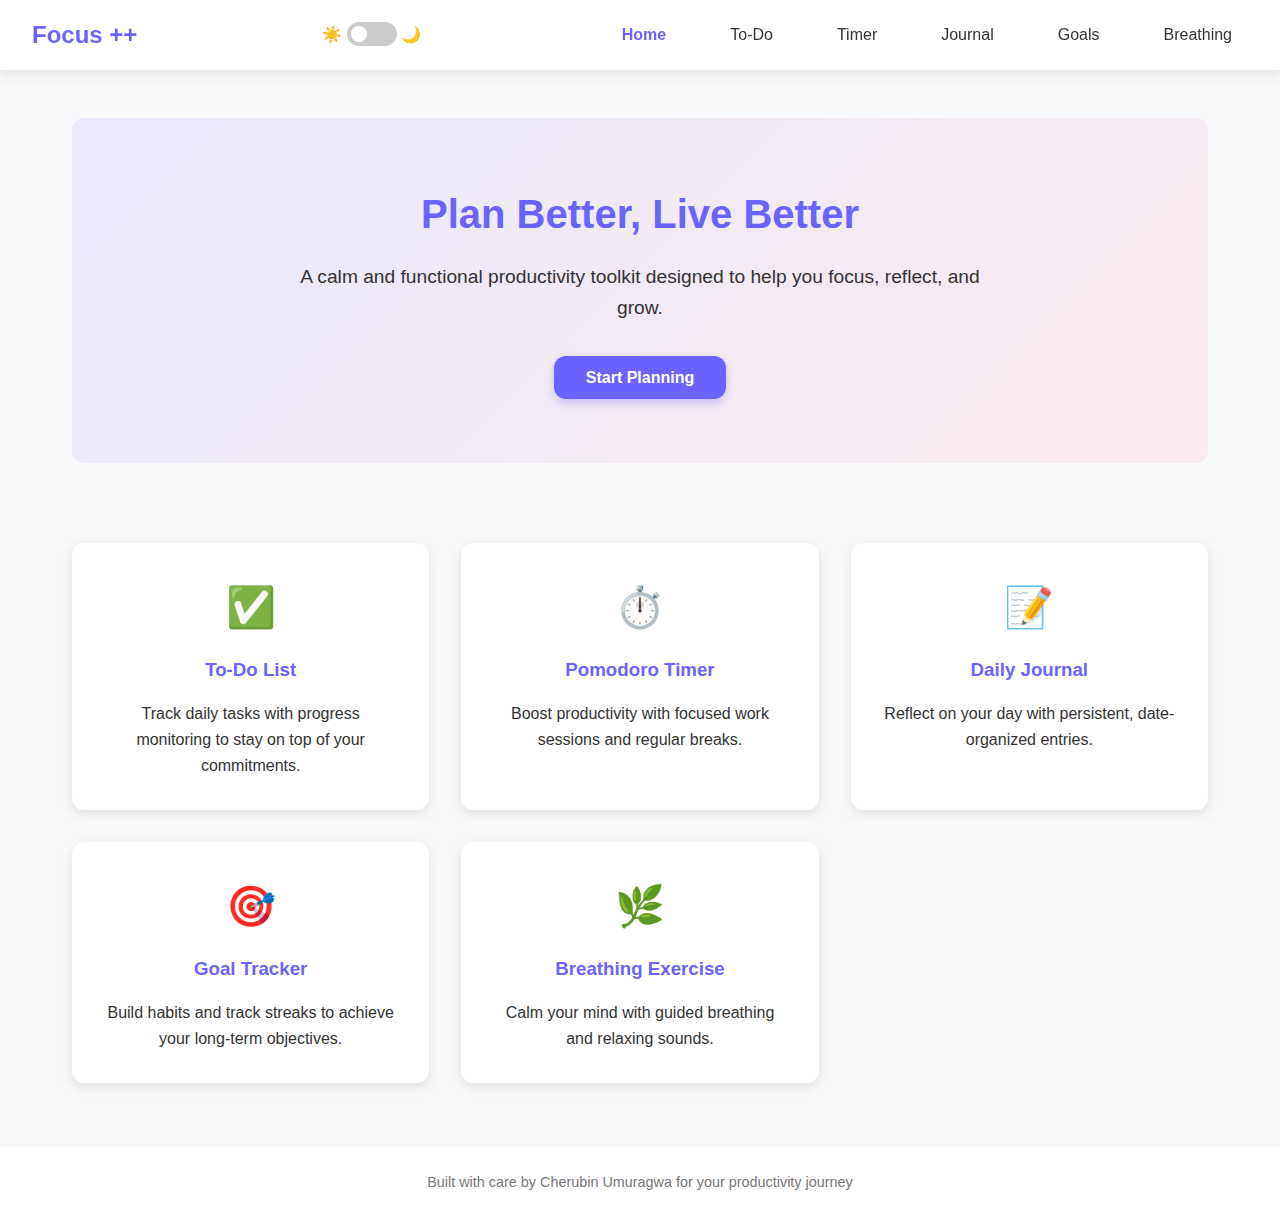
<file: index.html>
<!DOCTYPE html>
<html lang="en">

<head>
    <meta charset="UTF-8">
    <meta name="viewport" content="width=device-width, initial-scale=1.0">
    <title>Focus ++ - Home</title>
    <link rel="stylesheet" href="css/style.css">
    <link rel="icon" href="/assets/images/favicon.png" type="image/png">
</head>

<body>
    <nav class="main-nav">
        <div class="nav-brand">Focus ++</div>
        <div class="theme-toggle-container">
            <span class="theme-icon light-icon" aria-hidden="true" title="Light mode">☀️</span>

            <label class="toggle-switch">
                <span class="sr-only">Toggle dark mode</span>
                <input type="checkbox" id="theme-toggle" aria-label="Toggle dark mode">
                <span class="toggle-slider"></span>
            </label>

            <span class="theme-icon dark-icon" aria-hidden="true" title="Dark mode">🌙</span>
        </div>
        <ul class="nav-links">
            <li><a href="index.html" class="active">Home</a></li>
            <li><a href="todo.html">To-Do</a></li>
            <li><a href="timer.html">Timer</a></li>
            <li><a href="journal.html">Journal</a></li>
            <li><a href="goals.html">Goals</a></li>
            <li><a href="breathing.html">Breathing</a></li>
        </ul>
    </nav>

    <main class="home-container">
        <section class="hero">
            <h1>Plan Better, Live Better</h1>
            <p>A calm and functional productivity toolkit designed to help you focus, reflect, and grow.</p>
            <button class="cta-button" onclick="location.href='todo.html'">Start Planning</button>
        </section>

        <section class="features-grid">
            <div class="feature-card">
                <div class="feature-icon">✅</div>
                <h3>To-Do List</h3>
                <p>Track daily tasks with progress monitoring to stay on top of your commitments.</p>
            </div>
            <div class="feature-card">
                <div class="feature-icon">⏱️</div>
                <h3>Pomodoro Timer</h3>
                <p>Boost productivity with focused work sessions and regular breaks.</p>
            </div>
            <div class="feature-card">
                <div class="feature-icon">📝</div>
                <h3>Daily Journal</h3>
                <p>Reflect on your day with persistent, date-organized entries.</p>
            </div>
            <div class="feature-card">
                <div class="feature-icon">🎯</div>
                <h3>Goal Tracker</h3>
                <p>Build habits and track streaks to achieve your long-term objectives.</p>
            </div>
            <div class="feature-card">
                <div class="feature-icon">🌿</div>
                <h3>Breathing Exercise</h3>
                <p>Calm your mind with guided breathing and relaxing sounds.</p>
            </div>
        </section>
    </main>

    <footer>
        <p>Built with care by Cherubin Umuragwa for your productivity journey</p>
    </footer>

    <script src="js/common.js"></script>
    <script src="js/theme.js"></script>
</body>

</html>
</file>
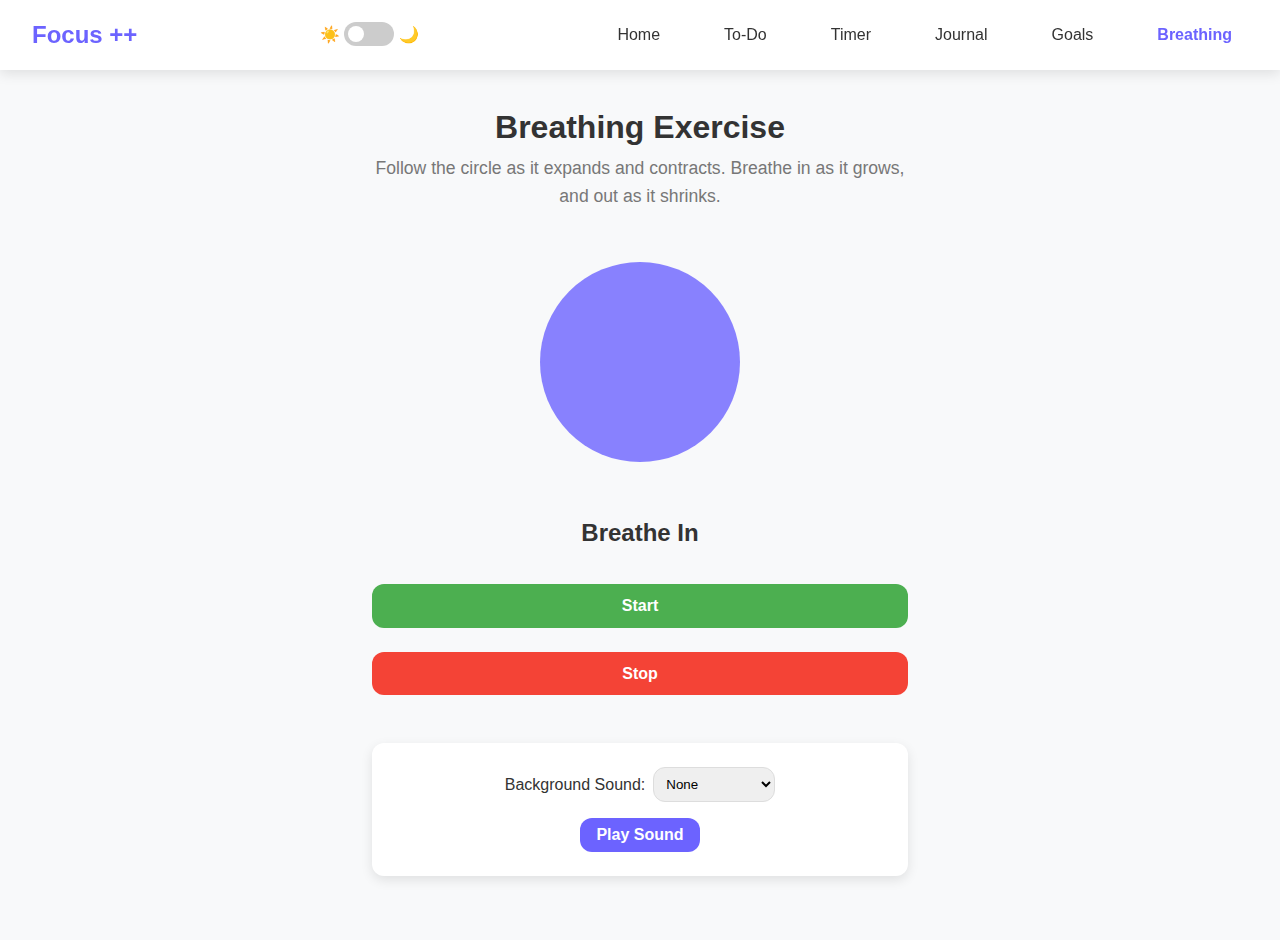
<file: breathing.html>
<!DOCTYPE html>
<html lang="en">

<head>
    <meta charset="UTF-8">
    <meta name="viewport" content="width=device-width, initial-scale=1.0">
    <title>Focus ++ - Breathing Exercise</title>
    <link rel="stylesheet" href="css/style.css">
    <link rel="icon" href="/assets/images/favicon.png" type="image/png">
</head>

<body>
    <nav class="main-nav">
        <div class="nav-brand">Focus ++</div>
        <div class="theme-toggle-container">
            <span class="theme-icon light-icon" aria-hidden="true" title="Light mode">☀️</span>

            <label class="toggle-switch">
                <span class="sr-only">Toggle dark mode</span>
                <input type="checkbox" id="theme-toggle" aria-label="Toggle dark mode">
                <span class="toggle-slider"></span>
            </label>

            <span class="theme-icon dark-icon" aria-hidden="true" title="Dark mode">🌙</span>
        </div>
        <ul class="nav-links">
            <li><a href="index.html">Home</a></li>
            <li><a href="todo.html">To-Do</a></li>
            <li><a href="timer.html">Timer</a></li>
            <li><a href="journal.html">Journal</a></li>
            <li><a href="goals.html">Goals</a></li>
            <li><a href="breathing.html" class="active">Breathing</a></li>
        </ul>
    </nav>

    <main class="breathing-container">
        <h1>Breathing Exercise</h1>
        <p class="breathing-instructions">Follow the circle as it expands and contracts. Breathe in as it grows, and out
            as it shrinks.</p>

        <div class="breathing-animation-container">
            <div class="breathing-circle" id="breathing-circle"></div>
            <div class="breathing-text" id="breathing-text">Breathe In</div>
        </div>

        <div class="breathing-controls">
            <button id="start-breathing-btn">Start</button>
            <button id="stop-breathing-btn">Stop</button>

            <div class="sound-options">
                <label>Background Sound:
                    <select id="sound-select">
                        <option value="none">None</option>
                        <option value="rain">Rain</option>
                        <option value="waves">Ocean Waves</option>
                        <option value="forest">Forest</option>
                    </select>
                </label>
                <button id="play-sound-btn">Play Sound</button>
            </div>
        </div>
    </main>

    <audio id="rain-sound" src="assets/sounds/rain.mp3" loop preload="auto"></audio>
    <audio id="waves-sound" src="assets/sounds/waves.mp3" loop preload="auto"></audio>
    <audio id="forest-sound" src="assets/sounds/forest.mp3" loop preload="auto"></audio>

    <script src="js/common.js"></script>
    <script src="js/breathing.js"></script>
    <script src="js/theme.js"></script>
</body>

</html>
</file>
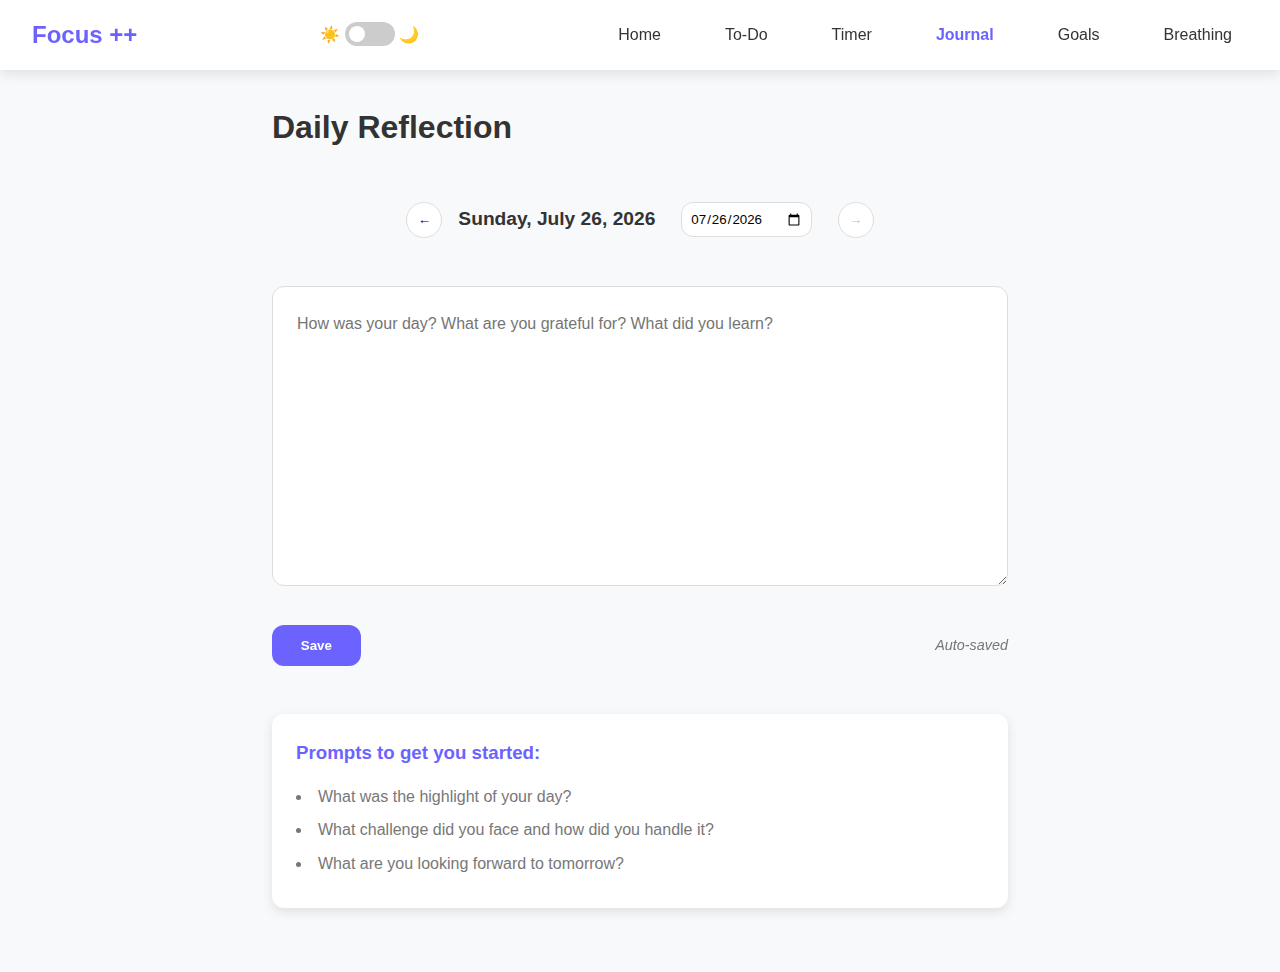
<file: journal.html>
<!DOCTYPE html>
<html lang="en">

<head>
    <meta charset="UTF-8">
    <meta name="viewport" content="width=device-width, initial-scale=1.0">
    <title>Focus ++ - Daily Journal</title>
    <link rel="stylesheet" href="css/style.css">
    <link rel="icon" href="/assets/images/favicon.png" type="image/png">
</head>

<body>
    <nav class="main-nav">
        <div class="nav-brand">Focus ++</div>
        <div class="theme-toggle-container">
            <span class="theme-icon light-icon" aria-hidden="true" title="Light mode">☀️</span>

            <label class="toggle-switch">
                <span class="sr-only">Toggle dark mode</span>
                <input type="checkbox" id="theme-toggle" aria-label="Toggle dark mode">
                <span class="toggle-slider"></span>
            </label>

            <span class="theme-icon dark-icon" aria-hidden="true" title="Dark mode">🌙</span>
        </div>
        <ul class="nav-links">
            <li><a href="index.html">Home</a></li>
            <li><a href="todo.html">To-Do</a></li>
            <li><a href="timer.html">Timer</a></li>
            <li><a href="journal.html" class="active">Journal</a></li>
            <li><a href="goals.html">Goals</a></li>
            <li><a href="breathing.html">Breathing</a></li>
        </ul>
    </nav>

    <main class="journal-container">
        <h1>Daily Reflection</h1>

        <div class="journal-date-container">
            <button id="prev-day-btn">←</button>
            <div class="journal-date" id="journal-date"></div>
            <button id="next-day-btn">→</button>
        </div>

        <textarea id="journal-entry"
            placeholder="How was your day? What are you grateful for? What did you learn?"></textarea>

        <div class="journal-controls">
            <button id="save-journal-btn">Save</button>
            <span id="save-status" class="save-status">Auto-saved</span>
        </div>

        <div class="journal-prompts">
            <h3>Prompts to get you started:</h3>
            <ul>
                <li>What was the highlight of your day?</li>
                <li>What challenge did you face and how did you handle it?</li>
                <li>What are you looking forward to tomorrow?</li>
            </ul>
        </div>
    </main>

    <script src="js/common.js"></script>
    <script src="js/journal.js"></script>
    <script src="js/theme.js"></script>
</body>

</html>
</file>
<file: css/style.css>
:root {
    --primary-color: #6c63ff;
    --secondary-color: #a5a4ff;
    --accent-color: #ff6584;
    --background-color: #f8f9fa;
    --card-color: #ffffff;
    --text-color: #333333;
    --text-light: #777777;
    --success-color: #4caf50;
    --warning-color: #ff9800;
    --error-color: #f44336;
    --border-radius: 12px;
    --box-shadow: 0 4px 12px rgba(0, 0, 0, 0.1);
    --transition: all 0.3s ease;

    /* Dark mode colors */
    --dark-primary-color: #7c73ff;
    --dark-secondary-color: #9594ff;
    --dark-accent-color: #ff7594;
    --dark-background-color: #121212;
    --dark-card-color: #1e1e1e;
    --dark-text-color: #f0f0f0;
    --dark-text-light: #aaaaaa;
}

/* Screen readers only */
.sr-only {
    position: absolute;
    width: 1px;
    height: 1px;
    padding: 0;
    margin: -1px;
    overflow: hidden;
    clip: rect(0, 0, 0, 0);
    white-space: nowrap;
    border: 0;
}

* {
    margin: 0;
    padding: 0;
    box-sizing: border-box;
    font-family: 'Segoe UI', Tahoma, Geneva, Verdana, sans-serif;
}

body {
    background-color: var(--background-color);
    color: var(--text-color);
    line-height: 1.6;
    min-height: 100vh;
    display: flex;
    flex-direction: column;
}

.main-nav {
    background-color: var(--card-color);
    box-shadow: var(--box-shadow);
    padding: 1rem 2rem;
    display: flex;
    justify-content: space-between;
    align-items: center;
    position: sticky;
    top: 0;
    z-index: 100;
}

.nav-brand {
    font-size: 1.5rem;
    font-weight: 700;
    color: var(--primary-color);
}

.nav-links {
    display: flex;
    list-style: none;
    gap: 2rem;
}

.nav-links a {
    text-decoration: none;
    color: var(--text-color);
    font-weight: 500;
    transition: var(--transition);
    padding: 0.5rem 1rem;
    border-radius: var(--border-radius);
}

.nav-links a:hover {
    color: var(--primary-color);
    background-color: rgba(108, 99, 255, 0.1);
}

.nav-links a.active {
    color: var(--primary-color);
    font-weight: 600;
}

main {
    flex: 1;
    padding: 2rem;
    max-width: 1200px;
    margin: 0 auto;
    width: 100%;
    padding-bottom: 4rem;
}

footer {
    text-align: center;
    padding: 1.5rem;
    color: var(--text-light);
    font-size: 0.9rem;
    background-color: var(--card-color);
    margin-top: auto;
}

/* Home Page Styles */
.home-container {
    display: flex;
    flex-direction: column;
    gap: 3rem;
}

.hero {
    text-align: center;
    padding: 4rem 2rem;
    background: linear-gradient(135deg, rgba(108, 99, 255, 0.1), rgba(255, 101, 132, 0.1));
    border-radius: var(--border-radius);
    margin-top: 1rem;
}

.hero h1 {
    font-size: 2.5rem;
    margin-bottom: 1rem;
    color: var(--primary-color);
}

.hero p {
    font-size: 1.2rem;
    max-width: 700px;
    margin: 0 auto 2rem;
    color: var(--text-color);
}

.cta-button {
    background-color: var(--primary-color);
    color: white;
    border: none;
    padding: 0.8rem 2rem;
    font-size: 1rem;
    font-weight: 600;
    border-radius: var(--border-radius);
    cursor: pointer;
    transition: var(--transition);
    box-shadow: 0 4px 8px rgba(108, 99, 255, 0.3);
}

.cta-button:hover {
    background-color: var(--secondary-color);
    transform: translateY(-2px);
    box-shadow: 0 6px 12px rgba(108, 99, 255, 0.3);
}

.features-grid {
    display: grid;
    grid-template-columns: repeat(auto-fit, minmax(300px, 1fr));
    gap: 2rem;
    margin-top: 2rem;
}

.feature-card {
    background-color: var(--card-color);
    padding: 2rem;
    border-radius: var(--border-radius);
    box-shadow: var(--box-shadow);
    transition: var(--transition);
    display: flex;
    flex-direction: column;
    align-items: center;
    text-align: center;
}

.feature-card:hover {
    transform: translateY(-5px);
    box-shadow: 0 8px 16px rgba(0, 0, 0, 0.1);
}

.feature-icon {
    font-size: 2.5rem;
    margin-bottom: 1rem;
}

.feature-card h3 {
    margin-bottom: 1rem;
    color: var(--primary-color);
}

/* Todo Page Styles */
.todo-container {
    max-width: 800px;
    margin: 0 auto;
}

.date-display {
    font-size: 1.1rem;
    color: var(--text-light);
    margin-bottom: 1.5rem;
    text-align: center;
}

.progress-container {
    margin: 2rem 0;
    background-color: #e0e0e0;
    border-radius: var(--border-radius);
    height: 10px;
    position: relative;
}

.progress-bar {
    height: 100%;
    border-radius: var(--border-radius);
    background-color: var(--primary-color);
    width: 0%;
    transition: width 0.5s ease;
}

.progress-text {
    position: absolute;
    top: -30px;
    right: 0;
    font-size: 0.9rem;
    color: var(--text-light);
}

.todo-input-container {
    display: flex;
    gap: 1rem;
    margin-bottom: 2rem;
    position: sticky;
    top: 80px;
    background-color: var(--background-color);
    padding: 1rem 0;
    z-index: 10;
}

.todo-input-container input {
    flex: 1;
    padding: 0.8rem 1rem;
    border: 1px solid #ddd;
    border-radius: var(--border-radius);
    font-size: 1rem;
    outline: none;
    transition: var(--transition);
}

.todo-input-container input:focus {
    border-color: var(--primary-color);
    box-shadow: 0 0 0 2px rgba(108, 99, 255, 0.2);
}

.todo-input-container button {
    padding: 0.8rem 1.5rem;
    background-color: var(--primary-color);
    color: white;
    border: none;
    border-radius: var(--border-radius);
    cursor: pointer;
    font-weight: 600;
    transition: var(--transition);
}

.todo-input-container button:hover {
    background-color: var(--secondary-color);
}

.todo-list {
    list-style: none;
    display: flex;
    flex-direction: column;
    gap: 0.8rem;
    max-height: 60vh;
    overflow-y: auto;
    padding-right: 0.5rem;
}

.todo-item {
    background-color: var(--card-color);
    padding: 1rem;
    border-radius: var(--border-radius);
    box-shadow: var(--box-shadow);
    display: flex;
    align-items: center;
    gap: 1rem;
    transition: var(--transition);
}

.todo-item:hover {
    transform: translateY(-2px);
    box-shadow: 0 6px 12px rgba(0, 0, 0, 0.1);
}

.todo-checkbox {
    min-width: 20px;
    height: 20px;
    accent-color: var(--primary-color);
    cursor: pointer;
}

.todo-text {
    flex: 1;
    font-size: 1.1rem;
}

.todo-text.completed {
    text-decoration: line-through;
    color: var(--text-light);
}

.delete-todo {
    background: none;
    border: none;
    color: var(--error-color);
    cursor: pointer;
    font-size: 1.2rem;
    transition: var(--transition);
    opacity: 0.7;
}

.delete-todo:hover {
    opacity: 1;
    transform: scale(1.1);
}

/* Timer Page Styles */
.timer-container {
    max-width: 600px;
    margin: 0 auto;
    text-align: center;
}

.timer-display {
    margin: 2rem 0;
}

.timer-mode {
    font-size: 1.5rem;
    font-weight: 600;
    color: var(--primary-color);
    margin-bottom: 1rem;
}

.time {
    font-size: 5rem;
    font-weight: 700;
    font-family: 'Courier New', monospace;
    color: var(--text-color);
    margin-bottom: 2rem;
}

.timer-controls {
    display: flex;
    justify-content: center;
    gap: 1rem;
    margin-bottom: 2rem;
}

.timer-controls button {
    padding: 0.8rem 1.8rem;
    font-size: 1rem;
    font-weight: 600;
    border: none;
    border-radius: var(--border-radius);
    cursor: pointer;
    transition: var(--transition);
}

#start-btn {
    background-color: var(--success-color);
    color: white;
}

#pause-btn {
    background-color: var(--warning-color);
    color: white;
}

#reset-btn {
    background-color: var(--error-color);
    color: white;
}

.timer-controls button:hover {
    opacity: 0.9;
    transform: translateY(-2px);
}

.session-counter {
    font-size: 1.1rem;
    color: var(--text-light);
    margin-bottom: 2rem;
}

.session-counter span {
    font-weight: 700;
    color: var(--primary-color);
}

.timer-settings {
    margin-top: 2rem;
    padding: 1rem;
    background-color: var(--card-color);
    border-radius: var(--border-radius);
    box-shadow: var(--box-shadow);
    display: inline-block;
}

.timer-settings label {
    display: flex;
    align-items: center;
    gap: 0.5rem;
    cursor: pointer;
}

.timer-settings input[type="checkbox"] {
    width: 18px;
    height: 18px;
    accent-color: var(--primary-color);
}

/* Journal Page Styles */
.journal-container {
    max-width: 800px;
    margin: 0 auto;
}

.journal-date-container {
    display: flex;
    justify-content: center;
    align-items: center;
    gap: 1rem;
    margin: 2rem 0;
    position: sticky;
    top: 80px;
    background-color: var(--background-color);
    padding: 1rem 0;
    z-index: 10;
}

.journal-date {
    font-size: 1.2rem;
    font-weight: 600;
}

.date-picker {
    padding: 0.5rem;
    border-radius: var(--border-radius);
    border: 1px solid #ddd;
    font-family: inherit;
    cursor: pointer;
}

.date-picker:focus {
    outline: none;
    border-color: var(--primary-color);
    box-shadow: 0 0 0 2px rgba(108, 99, 255, 0.2);
}

.journal-date-container {
    display: flex;
    justify-content: center;
    align-items: center;
    gap: 1rem;
    margin: 2rem 0;
    flex-wrap: wrap;
}

.journal-date-container button {
    background-color: var(--card-color);
    border: 1px solid #ddd;
    border-radius: 50%;
    width: 36px;
    height: 36px;
    display: flex;
    align-items: center;
    justify-content: center;
    cursor: pointer;
    transition: var(--transition);
}

.journal-date-container button:hover {
    background-color: var(--primary-color);
    color: white;
    border-color: var(--primary-color);
}

#journal-entry {
    width: 100%;
    min-height: 300px;
    max-height: 60vh;
    padding: 1.5rem;
    border: 1px solid #ddd;
    border-radius: var(--border-radius);
    font-size: 1rem;
    line-height: 1.6;
    resize: vertical;
    margin-bottom: 1rem;
    transition: var(--transition);
}

#journal-entry:focus {
    outline: none;
    border-color: var(--primary-color);
    box-shadow: 0 0 0 2px rgba(108, 99, 255, 0.2);
}

.journal-controls {
    display: flex;
    justify-content: space-between;
    align-items: center;
    margin-bottom: 2rem;
    position: sticky;
    bottom: 20px;
    background-color: var(--background-color);
    padding: 1rem 0;
}

#save-journal-btn {
    padding: 0.8rem 1.8rem;
    background-color: var(--primary-color);
    color: white;
    border: none;
    border-radius: var(--border-radius);
    font-weight: 600;
    cursor: pointer;
    transition: var(--transition);
}

#save-journal-btn:hover {
    background-color: var(--secondary-color);
    transform: translateY(-2px);
}

.save-status {
    color: var(--text-light);
    font-size: 0.9rem;
    font-style: italic;
}

.journal-prompts {
    background-color: var(--card-color);
    padding: 1.5rem;
    border-radius: var(--border-radius);
    box-shadow: var(--box-shadow);
}

.journal-prompts h3 {
    margin-bottom: 1rem;
    color: var(--primary-color);
}

.journal-prompts ul {
    list-style-position: inside;
    color: var(--text-light);
}

.journal-prompts li {
    margin-bottom: 0.5rem;
}

/* Goals Page Styles */
.goals-container {
    max-width: 800px;
    margin: 0 auto;
    padding-bottom: 2rem;
}

.goal-input-container {
    display: flex;
    gap: 1rem;
    margin: 2rem 0;
    position: sticky;
    top: 80px;
    background-color: var(--background-color);
    padding: 1rem 0;
    z-index: 10;
}

.goal-input-container input {
    flex: 1;
    padding: 0.8rem 1rem;
    border: 1px solid #ddd;
    border-radius: var(--border-radius);
    font-size: 1rem;
    outline: none;
    transition: var(--transition);
}

.goal-input-container input:focus {
    border-color: var(--primary-color);
    box-shadow: 0 0 0 2px rgba(108, 99, 255, 0.2);
}

.goal-input-container button {
    padding: 0.8rem 1.5rem;
    background-color: var(--primary-color);
    color: white;
    border: none;
    border-radius: var(--border-radius);
    cursor: pointer;
    font-weight: 600;
    transition: var(--transition);
}

.goal-input-container button:hover {
    background-color: var(--secondary-color);
}

.goals-list {
    display: flex;
    flex-direction: column;
    gap: 1.5rem;
    margin-top: 1rem;
    min-height: 60vh;
}

.goal-card {
    background-color: var(--card-color);
    padding: 1.5rem;
    border-radius: var(--border-radius);
    box-shadow: var(--box-shadow);
    position: relative;
    margin-bottom: 1rem;
}

.goal-header {
    display: flex;
    justify-content: space-between;
    align-items: flex-start;
    margin-bottom: 1rem;
    flex-wrap: wrap;
    gap: 1rem;
}

.goal-title {
    font-size: 1.2rem;
    font-weight: 600;
    color: var(--primary-color);
    margin: 0;
    flex: 1;
    min-width: 200px;
}

.goal-actions {
    display: flex;
    gap: 0.5rem;
    flex-shrink: 0;
}

.delete-goal-btn {
    padding: 0.3rem 0.6rem;
    background-color: var(--error-color);
    color: white;
    border: none;
    border-radius: 4px;
    cursor: pointer;
    font-size: 0.9rem;
}

.goal-streak {
    font-size: 1rem;
    margin: 0.5rem 0;
    width: 100%;
}

.goal-streak span {
    font-weight: 600;
    color: var(--primary-color);
}

.goal-checkbox {
    margin-top: 1rem;
    display: flex;
    align-items: center;
    width: 100%;
}

.goal-checkbox label {
    display: flex;
    align-items: center;
    gap: 0.5rem;
    cursor: pointer;
    width: 100%;
}

.goal-checkbox input[type="checkbox"] {
    width: 20px;
    height: 20px;
    accent-color: var(--primary-color);
}

.goal-calendar {
    margin-top: 1.5rem;
    overflow-x: auto;
    padding-bottom: 0.5rem;
}

.calendar-container {
    min-width: 400px;
}

.calendar-grid {
    display: grid;
    grid-template-columns: repeat(auto-fill, minmax(30px, 1fr));
    gap: 0.3rem;
    margin-top: 0.5rem;
}

.calendar-day {
    aspect-ratio: 1;
    display: flex;
    align-items: center;
    justify-content: center;
    border-radius: 4px;
    font-size: 0.7rem;
    font-weight: 600;
    background-color: #f0f0f0;
}

.calendar-day.completed {
    background-color: var(--success-color);
    color: white;
}

.calendar-day.missed {
    background-color: var(--error-color);
    color: white;
}

/* Breathing Page Styles */
.breathing-container {
    max-width: 600px;
    margin: 0 auto;
    text-align: center;
}

.breathing-instructions {
    margin-bottom: 2rem;
    color: var(--text-light);
    font-size: 1.1rem;
}

.breathing-animation-container {
    margin: 2rem 0;
    min-height: 300px;
    display: flex;
    flex-direction: column;
    align-items: center;
    justify-content: center;
    gap: 2rem;
}

.breathing-circle {
    width: 200px;
    height: 200px;
    border-radius: 50%;
    background-color: var(--primary-color);
    opacity: 0.8;
    transition: all 1.5s ease-in-out;
    display: flex;
    align-items: center;
    justify-content: center;
    margin-top: 20px;
    margin-bottom: 20px;
}

.breathing-text {
    font-size: 1.5rem;
    font-weight: 600;
    color: var(--text-color);
}

.breathing-controls {
    display: flex;
    flex-direction: column;
    gap: 1.5rem;
    margin-top: 2rem;
}

.breathing-controls button {
    padding: 0.8rem 1.8rem;
    font-size: 1rem;
    font-weight: 600;
    border: none;
    border-radius: var(--border-radius);
    cursor: pointer;
    transition: var(--transition);
}

#start-breathing-btn {
    background-color: var(--success-color);
    color: white;
}

#stop-breathing-btn {
    background-color: var(--error-color);
    color: white;
}

.breathing-controls button:hover {
    opacity: 0.9;
    transform: translateY(-2px);
}

.sound-options {
    display: flex;
    flex-direction: column;
    gap: 1rem;
    align-items: center;
    margin-top: 1.5rem;
    padding: 1.5rem;
    background-color: var(--card-color);
    border-radius: var(--border-radius);
    box-shadow: var(--box-shadow);
}

.sound-options label {
    display: flex;
    align-items: center;
    gap: 0.5rem;
}

#sound-select {
    padding: 0.5rem;
    border-radius: var(--border-radius);
    border: 1px solid #ddd;
}

#play-sound-btn {
    padding: 0.5rem 1rem;
    background-color: var(--primary-color);
    color: white;
    border: none;
    border-radius: var(--border-radius);
    cursor: pointer;
    transition: var(--transition);
}

#play-sound-btn:hover {
    background-color: var(--secondary-color);
}

/* Scrollbar Styling */
::-webkit-scrollbar {
    width: 8px;
    height: 8px;
}

::-webkit-scrollbar-track {
    background: var(--background-color);
}

::-webkit-scrollbar-thumb {
    background: var(--secondary-color);
    border-radius: 4px;
}

::-webkit-scrollbar-thumb:hover {
    background: var(--primary-color);
}

/* Toggle switch styles */
.theme-toggle {
    display: flex;
    align-items: center;
    gap: 0.5rem;
    margin-left: auto;
    cursor: pointer;
    margin-left: 50px;
}

.toggle-switch {
    position: relative;
    display: inline-block;
    width: 50px;
    height: 24px;
}

.toggle-switch input {
    opacity: 0;
    width: 0;
    height: 0;
}

.toggle-slider {
    position: absolute;
    cursor: pointer;
    top: 0;
    left: 0;
    right: 0;
    bottom: 0;
    background-color: #ccc;
    transition: .4s;
    border-radius: 24px;
}

.toggle-slider:before {
    position: absolute;
    content: "";
    height: 16px;
    width: 16px;
    left: 4px;
    bottom: 4px;
    background-color: white;
    transition: .4s;
    border-radius: 50%;
}

input:checked+.toggle-slider {
    background-color: var(--primary-color);
}

input:checked+.toggle-slider:before {
    transform: translateX(26px);
}

.toggle-icon {
    font-size: 1.2rem;
}

/* Dark mode styles */
[data-theme="dark"] {
    --primary-color: var(--dark-primary-color);
    --secondary-color: var(--dark-secondary-color);
    --accent-color: var(--dark-accent-color);
    --background-color: var(--dark-background-color);
    --card-color: var(--dark-card-color);
    --text-color: var(--dark-text-color);
    --text-light: var(--dark-text-light);
}

[data-theme="dark"] body {
    background-color: var(--dark-background-color);
    color: var(--dark-text-color);
}

[data-theme="dark"] .main-nav,
[data-theme="dark"] footer,
[data-theme="dark"] .feature-card,
[data-theme="dark"] .todo-item,
[data-theme="dark"] .current-goal,
[data-theme="dark"] .goal-history,
[data-theme="dark"] .journal-prompts,
[data-theme="dark"] .timer-settings,
[data-theme="dark"] .sound-options {
    background-color: var(--dark-card-color);
    color: var(--dark-text-color);
}

[data-theme="dark"] .progress-container {
    background-color: #333;
}

[data-theme="dark"] .calendar-day {
    background-color: #333;
}

[data-theme="dark"] .journal-date-container button,
[data-theme="dark"] .date-picker {
    background-color: var(--dark-card-color);
    color: var(--dark-text-color);
    border-color: #444;
}

[data-theme="dark"] .menu-toggle svg {
    stroke: var(--dark-text-color);
}

[data-theme="dark"] .nav-links {
    background-color: var(--dark-card-color);
    border-top: 1px solid #333;
}

/* Hamburger Menu */
.menu-toggle {
    background: none;
    color: var(--primary-color);
    border: none;
    cursor: pointer;
    padding: 0.6rem;
    z-index: 1001;
    display: none;
    transition: var(--transition);
}

.menu-toggle svg {
    width: 28px;
    height: 28px;
    stroke: var(--primary-color);
    transition: transform 0.3s ease;
}

.menu-toggle.active svg {
    transform: rotate(90deg);
}

.nav-links {
    transition: var(--transition);
}


/* Responsive Styles */

@media (max-width: 768px) {
    .main-nav {
        flex-direction: column;
        padding: 1rem;
    }

    .nav-links {
        margin-top: 1rem;
        gap: 0.5rem;
    }

    .hero {
        padding: 2rem 1rem;
    }

    .hero h1 {
        font-size: 2rem;
    }

    .time {
        font-size: 3.5rem;
    }

    .timer-controls {
        flex-direction: column;
        align-items: center;
    }

    .todo-input-container,
    .goal-input-container,
    .journal-date-container {
        top: 70px;
    }

    .goal-header {
        flex-direction: column;
    }

    .goal-actions {
        width: 100%;
        justify-content: flex-end;
    }

    .menu-toggle {
        display: block;
        align-self: flex-end;
    }

    .nav-links {
        display: none;
        flex-direction: column;
        align-items: flex-start;
        width: 100%;
        padding: 1rem 0;
        background-color: var(--card-color);
        border-top: 1px solid #ddd;
        box-shadow: var(--box-shadow);
        position: absolute;
        top: 100%;
        left: 0;
        z-index: 1000;
    }

    .nav-links.open {
        display: flex;
    }

    .nav-links a {
        width: 100%;
        padding: 0.75rem 1.5rem;
        text-align: left;
        border-radius: 0;
    }
}

@media (max-width: 480px) {
    .nav-links {
        flex-wrap: wrap;
        justify-content: center;
    }

    .features-grid {
        grid-template-columns: 1fr;
    }

    .time {
        font-size: 2.5rem;
    }

    .date-picker {
        width: 100%;
        margin: 0.5rem 0;
    }

    .journal-date-container {
        flex-direction: column;
    }

    .goal-input-container,
    .todo-input-container {
        flex-direction: column;
    }

    .goal-input-container button,
    .todo-input-container button {
        width: 100%;
    }

    .calendar-grid {
        grid-template-columns: repeat(7, 1fr);
    }

    .breathing-circle {
        width: 150px;
        height: 150px;
    }
}
</file>
